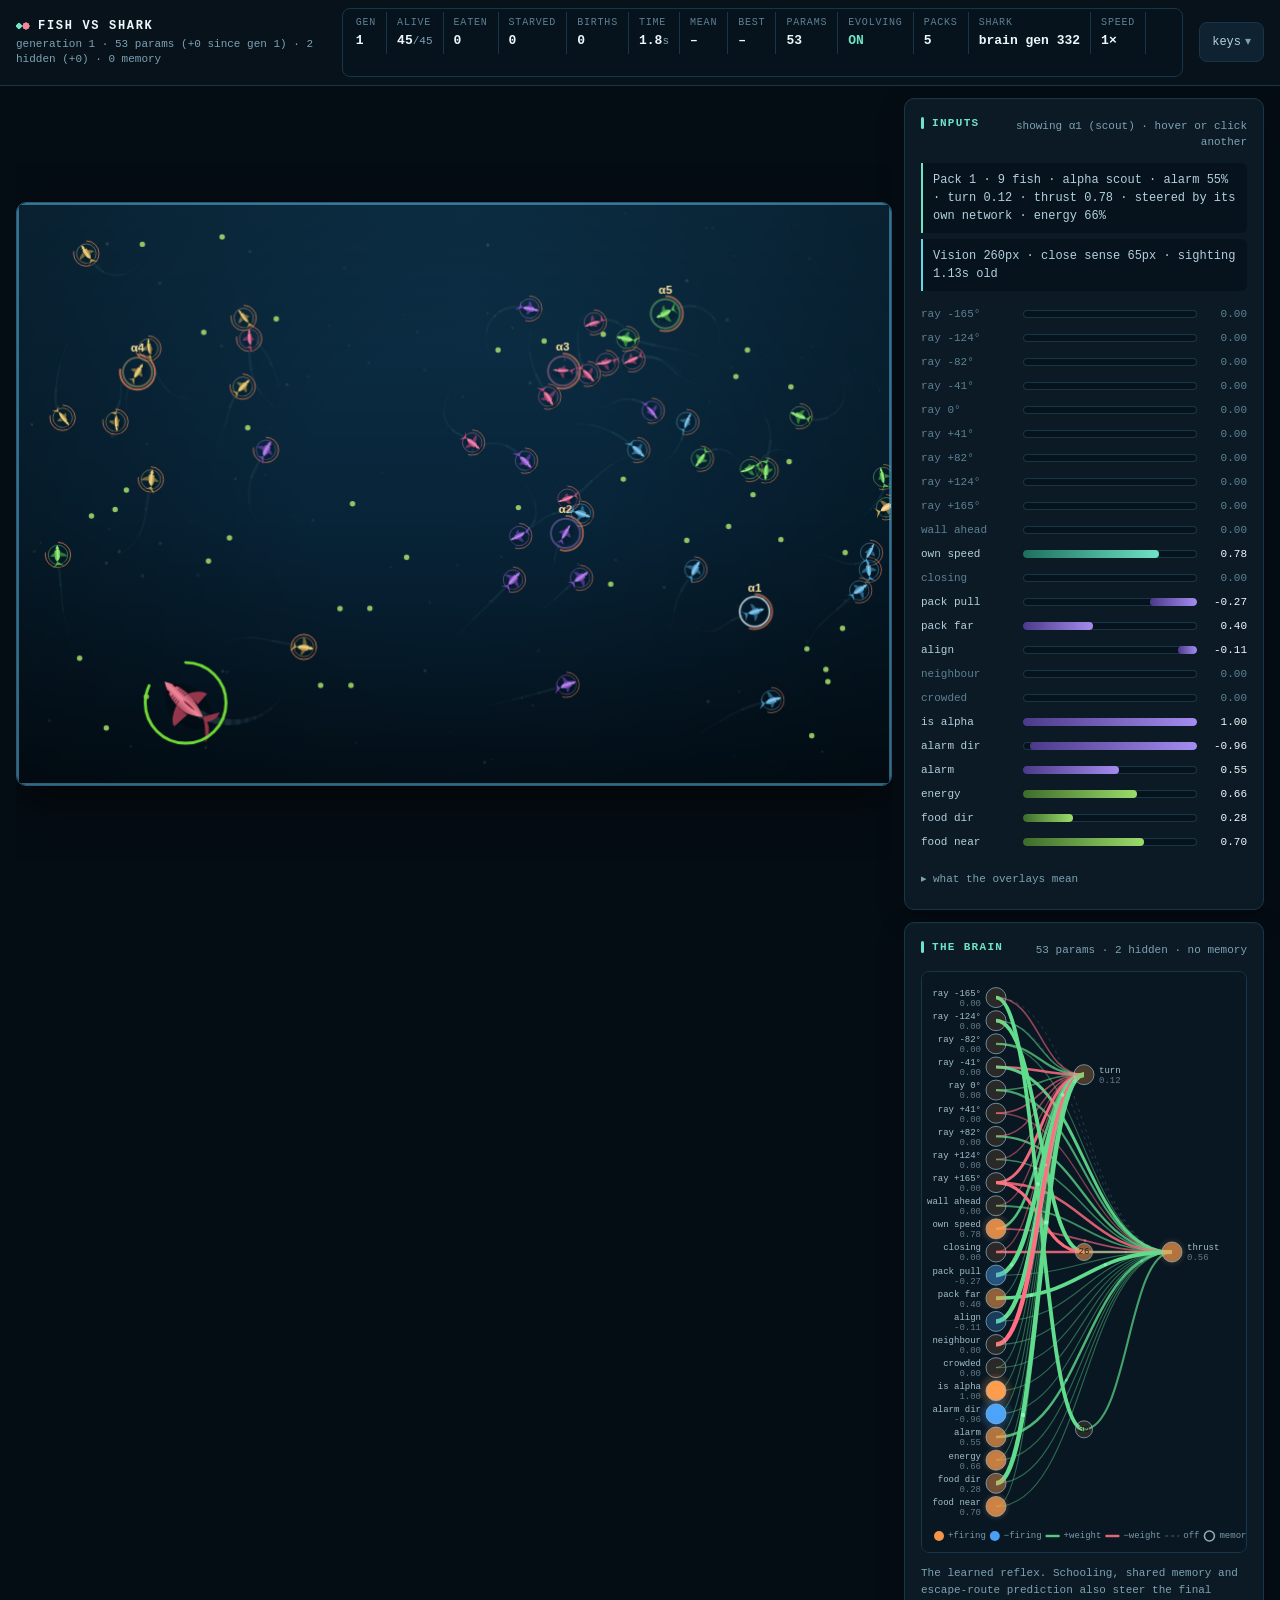
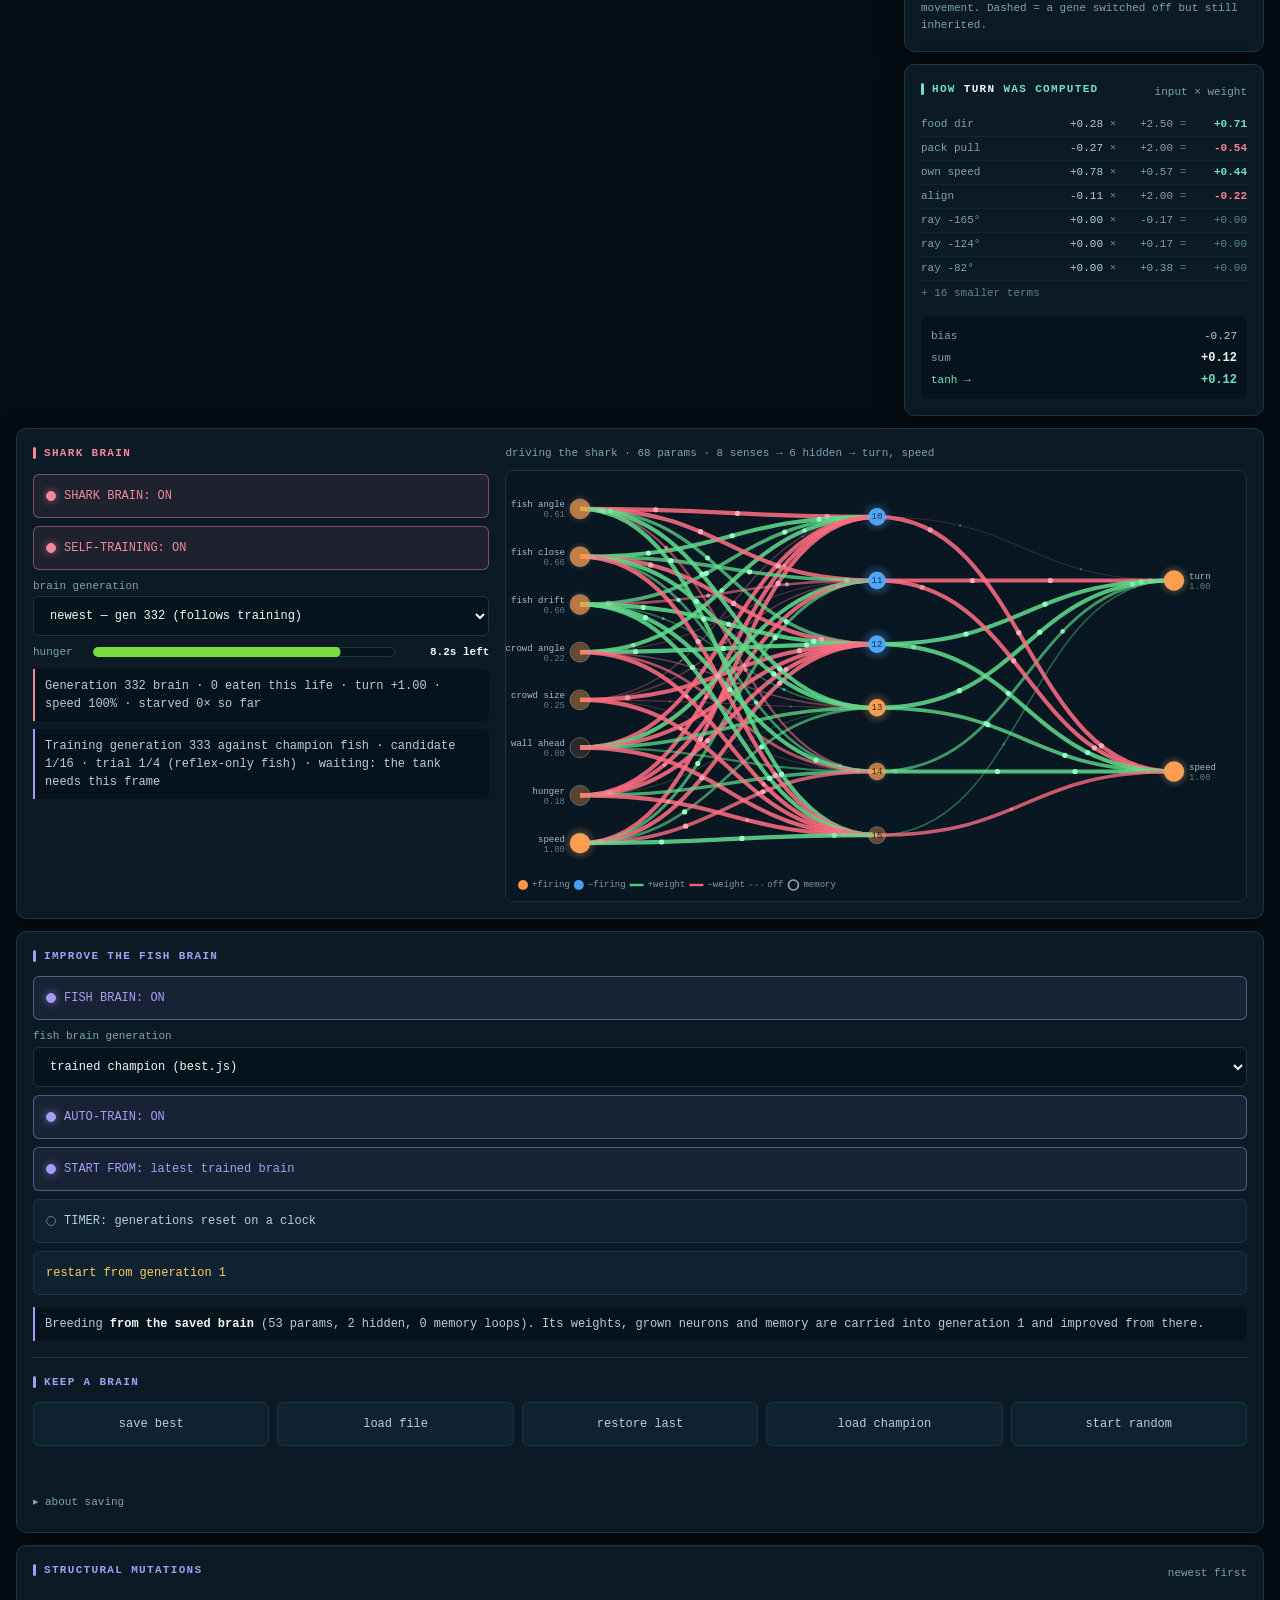
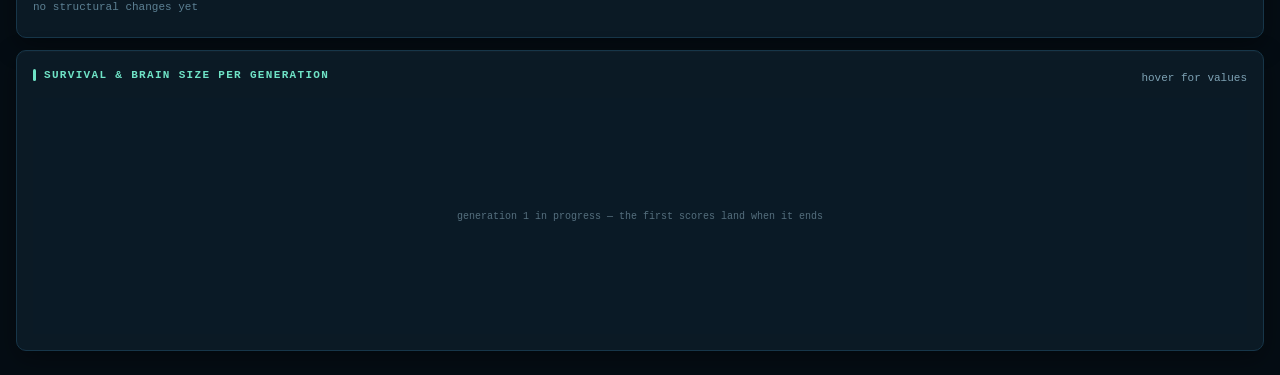
<file: index.html>
<!DOCTYPE html>
<html lang="en">
<head>
  <meta charset="utf-8">
  <meta name="viewport" content="width=device-width, initial-scale=1">
  <meta name="color-scheme" content="dark">
  <title>Fish vs Shark — neural networks from scratch</title>
  <link rel="stylesheet" href="css/style.css">
</head>
<body>

  <!-- ======================================================================
       TOP BAR - title, live status line and every headline number.
       ====================================================================== -->
  <header id="topbar">
    <div class="brand">
      <h1><span class="brand-mark" aria-hidden="true"></span>Fish vs shark</h1>
      <p id="training-note">Loading the saved champion...</p>
    </div>

    <div id="hud" role="status" aria-label="Simulation status">
      <span>gen <b id="gen">1</b></span>
      <span>alive <b><i id="alive">0</i><small>/<i id="total">0</i></small></b></span>
      <span>eaten <b id="eaten">0</b></span>
      <span>starved <b id="starved">0</b></span>
      <span>births <b id="births">0</b></span>
      <span class="minor">young <b id="young">0</b></span>
      <span>time <b><i id="time">0.0</i><small>s</small></b></span>
      <span>mean <b id="mean">&ndash;</b></span>
      <span>best <b id="best">&ndash;</b></span>
      <span>params <b id="params">0</b></span>
      <span class="minor">hidden <b id="hidden">0</b></span>
      <span class="minor">species <b id="species">1</b></span>
      <span>evolving <b id="evolving" class="off">OFF</b></span>
      <span class="minor">spread <b id="diversity">&ndash;</b></span>
      <span class="minor">shoal <b id="shoal">&ndash;</b></span>
      <span>packs <b id="packs">0</b></span>
      <span>shark <b id="shark-hud">brainless</b></span>
      <span>speed <b id="speed">1&times;</b></span>
      <span id="paused">paused</span>
    </div>

    <details id="keys">
      <summary>keys</summary>
      <div class="hint">
        <dl>
          <dt>click fish</dt><dd>pin it</dd>
          <dt>click neuron</dt><dd>show its working</dd>
          <dt>space</dt><dd>pause</dd>
          <dt>s</dt><dd>step one tick</dd>
          <dt>1 2 3 4</dt><dd>speed 1&times; 5&times; 20&times; 100&times;</dd>
          <dt>n</dt><dd>step the forward pass</dd>
          <dt>k</dt><dd>shark brain on / off</dd>
          <dt>t</dt><dd>teamwork: learned / written rules</dd>
          <dt>p</dt><dd>planner: evolved critic / hand formula</dd>
          <dt>h</dt><dd>hunger on / off</dd>
          <dt>e</dt><dd>evolution on / off</dd>
          <dt>g</dt><dd>breed now</dd>
          <dt>v</dt><dd>all rays</dd>
          <dt>l</dt><dd>lineage colours</dd>
          <dt>b</dt><dd>brain: <b id="mode">&mdash;</b></dd>
          <dt>r</dt><dd>restart</dd>
        </dl>
      </div>
    </details>
  </header>

  <!-- ======================================================================
       FIRST SCREEN - the tank, as large as the window allows, beside the
       fish inspector. The simulation is still 900x600 inside; only the
       picture is scaled (see fitAllCanvases in main.js).
       ====================================================================== -->
  <main id="stage">
    <section id="tankcol" aria-label="The tank">
      <div id="tankwrap"><canvas id="sea"></canvas></div>
    </section>

    <aside id="panel" aria-label="Fish inspector">

      <section class="card" aria-labelledby="h-inputs">
        <header class="card-head">
          <h2 id="h-inputs">Inputs</h2>
          <span id="focus-note" class="card-sub">move the mouse over the tank</span>
        </header>
        <!-- Each status line hides itself when it has nothing to say. -->
        <div id="fishstatus">
          <div id="social-note" class="note"></div>
          <div id="perception-note" class="note"></div>
          <div id="plan-note" class="note"></div>
        </div>
        <div id="senses"></div>
        <details class="legend-details">
          <summary>what the overlays mean</summary>
          <p class="legend">
            Gold &alpha; = pack scout &middot; matching rings = pack mates &middot;
            orange rings = threat warning. Shaded fan = scanning vision &middot;
            inner circle = close-range sensing. Solid red contact = a sighting
            &middot; dashed red = a remembered warning. Dotted gold line = the
            focused fish's planned dodge and exit.
          </p>
        </details>
      </section>

      <section class="card" aria-labelledby="h-brain">
        <header class="card-head">
          <h2 id="h-brain">The brain</h2>
          <span id="brainmeta" class="card-sub">&mdash;</span>
        </header>
        <div id="brainwrap" class="canvas-well"><canvas id="brain"></canvas></div>
        <p class="legend">
          The learned reflex. Schooling, shared memory and escape-route
          prediction also steer the final movement. Dashed = a gene switched off
          but still inherited.
        </p>
      </section>

      <section class="card" aria-labelledby="h-math">
        <header class="card-head">
          <h2 id="h-math">How <i id="m-title">turn</i> was computed</h2>
          <span class="card-sub">input &times; weight</span>
        </header>
        <div id="math"></div>
        <div class="mtotals">
          <div class="mrow"><span class="mlabel">bias</span><span class="mtot" id="m-bias">+0.00</span></div>
          <div class="mrow strong"><span class="mlabel">sum</span><span class="mtot" id="m-sum">+0.00</span></div>
          <div class="mrow strong out"><span class="mlabel">tanh &rarr;</span><span class="mtot" id="m-out">+0.00</span></div>
        </div>
      </section>

    </aside>
  </main>

  <!-- ======================================================================
       BELOW THE TANK - the shark's brain, the training controls, the chart.
       ====================================================================== -->
  <section id="lower">
    <section id="sharkpanel" class="card predator" aria-labelledby="h-shark">
      <div id="sharkcontrols">
        <header class="card-head">
          <h2 id="h-shark">Shark brain</h2>
        </header>
        <button id="btn-shark-brain" class="toggle">SHARK BRAIN: OFF</button>
        <button id="btn-shark-train" class="toggle on">SELF-TRAINING: ON</button>
        <label class="field-label" for="shark-gen">brain generation</label>
        <select id="shark-gen"></select>
        <div class="hunger" title="Survival instinct: 10s without a meal and the shark dies">
          <span>hunger</span>
          <div class="hunger-track"><div id="hunger-bar"></div></div>
          <b id="hunger-val">&ndash;</b>
        </div>
        <div id="shark-status" class="note"></div>
        <div id="shark-train-note" class="note"></div>
      </div>
      <div id="sharkbrainwrap">
        <p id="sharkmeta" class="card-sub">&mdash;</p>
        <div class="canvas-well"><canvas id="sharkbrain"></canvas></div>
      </div>
    </section>

    <aside id="controls" class="card training" aria-labelledby="h-train">
      <header class="card-head">
        <h2 id="h-train">Improve the fish brain</h2>
      </header>
      <div id="evolvebar">
        <button id="btn-fish-brain" class="toggle on">FISH BRAIN: ON</button>
        <label class="field-label" for="fish-gen">fish brain generation</label>
        <select id="fish-gen"></select>
        <button id="btn-evolve" class="toggle">auto-improve: OFF</button>
        <button id="btn-warm" class="toggle on">generation 1: champion</button>
        <button id="btn-life" class="toggle">TIMER: generations reset on a clock</button>
        <button id="btn-restart">restart from generation 1</button>
      </div>
      <div id="evolve-note" class="note"></div>

      <header class="card-head divided">
        <h2>Keep a brain</h2>
      </header>
      <div id="savebar">
        <button id="btn-save">save best</button>
        <button id="btn-load">load file</button>
        <button id="btn-restore">restore last</button>
        <button id="btn-champion">load champion</button>
        <button id="btn-random">start random</button>
        <input type="file" id="file-load" accept="application/json" hidden>
      </div>
      <div id="savenote" role="status"></div>
      <details class="legend-details">
        <summary>about saving</summary>
        <p class="legend">
          The champion of each generation is stored in this browser automatically,
          so a refresh does not throw the run away. <b>Save best</b> writes a JSON
          file: a list of numbers and a list of which node feeds which. That is
          the whole learned behaviour. Kin senses are built but ship <b>off</b>
          &mdash; measured, they cost fitness and produced no schooling. Flip
          <b>senses.neighbours</b> in js/config.js to explore them.
        </p>
      </details>
    </aside>

    <section id="mutcard" class="card training" aria-labelledby="h-mut">
      <header class="card-head">
        <h2 id="h-mut">Structural mutations</h2>
        <span class="card-sub">newest first</span>
      </header>
      <div id="mutlog"></div>
    </section>

    <section id="chartcard" class="card" aria-labelledby="h-chart">
      <header class="card-head">
        <h2 id="h-chart">Survival &amp; brain size per generation</h2>
        <span class="card-sub">hover for values</span>
      </header>
      <canvas id="chart"></canvas>
    </section>
  </section>

  <!--
       LOAD ORDER MATTERS. Plain scripts, not ES modules, because browsers
       block import/export on file:// URLs. Each file defines a global and may
       only use globals defined ABOVE it. genome.js comes after brain.js
       because it borrows blendHue() from it.
  -->
  <script src="js/config.js"></script>
  <script src="js/rng.js"></script>
  <script src="js/vec.js"></script>
  <script src="js/senses.js"></script>
  <script src="js/brain.js"></script>
  <script src="js/genome.js"></script>
  <script src="js/evolution.js"></script>
  <script src="js/fish.js"></script>
  <script src="js/schooling.js"></script>
  <script src="js/sharkbrain.js"></script>
  <script src="js/shark.js"></script>
  <script src="js/world.js"></script>
  <script src="js/sharktrainer.js"></script>
  <script src="js/render.js"></script>
  <script src="js/persist.js"></script>
  <script src="js/brainview.js"></script>
  <script src="js/chart.js"></script>
  <!-- Written by train.js. A file:// page cannot fetch() a local JSON file
       (CORS forbids it), but it can load a script - so the trainer writes the
       champion as an assignment to window.CHAMPION. Missing file = no global,
       and the page simply starts from random brains. -->
  <script src="champions/best.js"></script>
  <!-- Written by train-shark.js: one shark brain per trained generation. -->
  <script src="champions/shark-best.js"></script>
  <!-- Written by train.js: one fish champion per trained generation. -->
  <script src="champions/fish-history.js"></script>
  <script src="js/main.js"></script>

</body>
</html>
</file>
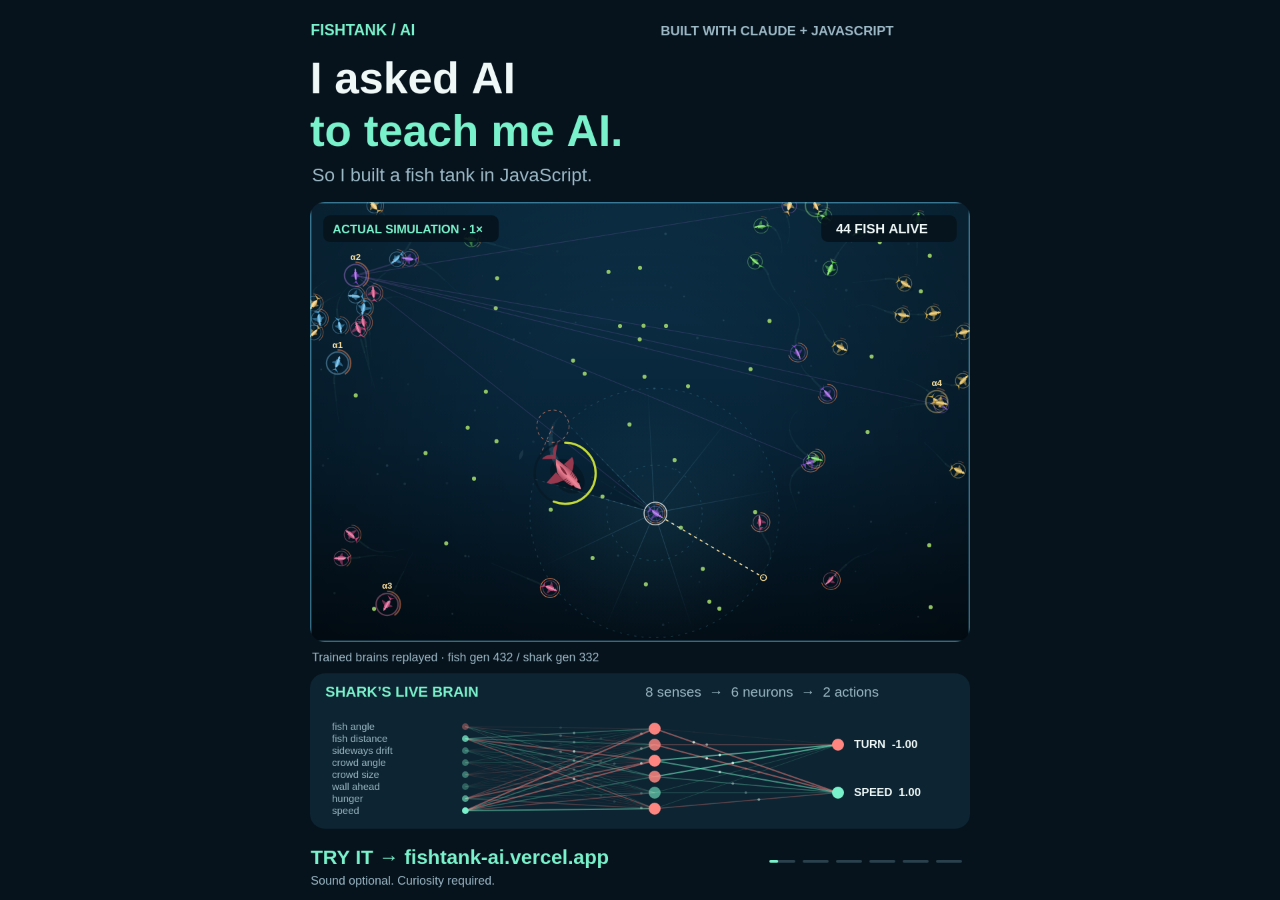
<file: assets/linkedin/reel.html>
<!doctype html>
<meta charset="utf-8">
<title>fishtank-ai · LinkedIn reel</title>
<style>body{margin:0;background:#06131d;display:grid;place-items:center}canvas{height:100vh;max-width:100%;object-fit:contain}</style>
<canvas id="reel" width="1080" height="1350"></canvas>
<script>window.addEventListener('error',e=>fetch('/error',{method:'POST',body:e.message+' at '+e.filename+':'+e.lineno}));</script>
<script src="../../js/config.js"></script><script src="../../js/rng.js"></script>
<script src="../../js/vec.js"></script><script src="../../js/senses.js"></script>
<script src="../../js/brain.js"></script><script src="../../js/genome.js"></script>
<script src="../../js/evolution.js"></script><script src="../../js/fish.js"></script>
<script src="../../js/schooling.js"></script><script src="../../js/sharkbrain.js"></script>
<script src="../../js/shark.js"></script><script src="../../js/world.js"></script>
<script src="../../js/persist.js"></script><script src="../../js/render.js"></script>
<script src="../../champions/best.js"></script><script src="../../champions/shark-best.js"></script>
<script src="reel.js"></script>
</file>
<file: css/style.css>
/* =============================================================================
   style.css - one design system for the whole page.
   =============================================================================
   Rewritten from scratch after the layered stylesheet (each stage added its
   own overrides on top of the last) turned the inspector into a stack of
   boxes-inside-boxes: a heading in one card, its body in another, the brain
   canvas framed twice.

   Direction, from the ui-ux-pro-max data: "Data-Dense Dashboard" with a
   "Real-Time Monitoring" layer, dark mode. What that means here:
     - ONE card component: a header (title + muted note) and a body. Nothing
       else draws a border.
     - Tokens for every colour, space and radius. No raw hex below :root.
     - A 4px spacing scale (4 8 12 16 24), a small type scale (11 12 13 15),
       tabular figures for anything that updates live.
     - Text contrast >= 4.5:1 on its surface - muted text is a colour, never
       an opacity (opacity quietly drops contrast below the line).
     - Hit targets >= 44px, visible keyboard focus, reduced motion honoured.
     - Colour always backed by text or position: prey = teal, predator = rose,
       training = violet, warning = amber, and every one also has a label.

   The tank is the subject. The first screen is the tank at the largest 3:2
   size that fits, beside the inspector; the rest is instrumentation below.
   ============================================================================= */

/* ---- tokens --------------------------------------------------------------- */
:root {
  color-scheme: dark;

  --bg:            #050d14;
  --surface:       #0b1a25;   /* cards */
  --surface-2:     #0f2231;   /* controls, raised */
  --inset:         #07131c;   /* wells, tracks, notes */
  --border:        #173649;
  --border-strong: #26597a;

  --text:          #b3d0de;   /* 10.6:1 on surface */
  --text-muted:    #7ea2b4;   /*  6.1:1 on surface */
  --text-faint:    #5d8194;   /*  4.5:1 on surface - labels only */
  --text-strong:   #eef8fc;

  --prey:          #6fe3c6;
  --prey-deep:     #1d6f5e;
  --predator:      #f2879a;
  --predator-deep: #7a2740;
  --training:      #a79cf2;
  --info:          #62d6ec;
  --warn:          #ffc861;
  --danger:        #ff8095;
  --pos:           #ff9d4d;   /* neuron firing positive (matches the canvas) */
  --neg:           #4da6ff;   /* neuron firing negative */

  --s1: 4px;  --s2: 8px;  --s3: 12px;  --s4: 16px;  --s5: 24px;
  --r-sm: 6px;  --r-md: 8px;  --r-lg: 10px;

  --fs-xs: 11px;  --fs-sm: 12px;  --fs-md: 13px;  --fs-lg: 15px;
  --font: ui-monospace, "Cascadia Mono", Consolas, "SFMono-Regular", Menlo, monospace;

  --panel-w:  clamp(360px, 25vw, 480px);   /* inspector; the tank takes the rest */
  --header-h: 60px;                        /* measured and overwritten by main.js */
  --gutter:   var(--s4);
  --z-header: 20;
  --z-popover: 40;

  --shadow-card: 0 1px 0 rgba(255, 255, 255, 0.02) inset, 0 8px 24px rgba(0, 0, 0, 0.35);
}

/* ---- base ----------------------------------------------------------------- */
*, *::before, *::after { box-sizing: border-box; }

html {
  scroll-behavior: smooth;
  scroll-padding-top: calc(var(--header-h) + var(--s2));
}

body {
  margin: 0;
  min-height: 100dvh;
  overflow-x: hidden;
  background:
    radial-gradient(1200px 600px at 30% -10%, rgba(38, 89, 122, 0.18), transparent 70%),
    var(--bg);
  color: var(--text);
  font: var(--fs-md)/1.5 var(--font);
  -webkit-font-smoothing: antialiased;
}

h1, h2, p { margin: 0; }
b { color: var(--text-strong); font-weight: 600; }
i { font-style: normal; }
canvas { display: block; }
::selection { background: rgba(111, 227, 198, 0.3); }

:focus-visible {
  outline: 2px solid var(--prey);
  outline-offset: 2px;
  border-radius: var(--r-sm);
}

* { scrollbar-width: thin; scrollbar-color: var(--border-strong) transparent; }

/* ---- top bar -------------------------------------------------------------- */
#topbar {
  position: sticky;
  top: 0;
  z-index: var(--z-header);
  display: flex;
  align-items: center;
  gap: var(--s4);
  padding: var(--s2) var(--gutter);
  background: #07121b;          /* solid: a blur over a live canvas costs frames */
  border-bottom: 1px solid var(--border);
}

.brand { flex: 0 1 320px; min-width: 200px; }

.brand h1 {
  display: flex;
  align-items: center;
  gap: var(--s2);
  font-size: var(--fs-sm);
  font-weight: 700;
  letter-spacing: 0.14em;
  text-transform: uppercase;
  color: var(--text-strong);
}

/* Two dots: prey and predator, the whole project in one mark. */
.brand-mark {
  width: 14px;
  height: 8px;
  flex: none;
  background:
    radial-gradient(circle at 3px 4px, var(--prey) 2.6px, transparent 3px),
    radial-gradient(circle at 10px 4px, var(--predator) 3.4px, transparent 3.8px);
}

#training-note {
  margin-top: 2px;
  font-size: var(--fs-xs);
  line-height: 1.4;
  color: var(--text-muted);
  display: -webkit-box;
  -webkit-line-clamp: 2;
  -webkit-box-orient: vertical;
  overflow: hidden;
}

/* The stats strip: labelled numbers, one row, wrapping rather than scrolling. */
#hud {
  flex: 1 1 auto;
  display: flex;
  flex-wrap: wrap;
  align-items: stretch;
  min-width: 0;
  padding: 3px;
  background: var(--inset);
  border: 1px solid var(--border);
  border-radius: var(--r-md);
}

#hud > span {
  display: flex;
  flex-direction: column;
  justify-content: center;
  gap: 1px;
  padding: 3px 10px;
  font-size: 10px;
  letter-spacing: 0.08em;
  text-transform: uppercase;
  color: var(--text-faint);
  white-space: nowrap;
  border-right: 1px solid var(--border);
}
#hud > span:last-of-type { border-right: none; }

#hud b {
  font-size: var(--fs-md);
  letter-spacing: 0;
  text-transform: none;
  font-variant-numeric: tabular-nums;   /* numbers must not jiggle as they change */
}
#hud small { font-size: var(--fs-xs); color: var(--text-muted); font-weight: 400; }
#hud b.on  { color: var(--prey); }
#hud b.off { color: var(--danger); }

#paused {
  align-self: center;
  margin-left: var(--s1);
  padding: 2px var(--s2) !important;
  color: var(--bg) !important;
  background: var(--warn);
  border-radius: 4px;
  font-weight: 700;
  border-right: none !important;
}

/* The alive count flashes on every change: red for a loss, green for a birth. */
@keyframes count-down { from { color: var(--danger); text-shadow: 0 0 10px rgba(255, 128, 149, 0.8); } }
@keyframes count-up   { from { color: #6fe39a;       text-shadow: 0 0 10px rgba(111, 227, 154, 0.8); } }
#alive.count-down { animation: count-down 900ms ease-out; }
#alive.count-up   { animation: count-up 900ms ease-out; }

/* Keyboard shortcuts: a disclosure that opens as a popover, never pushing
   the tank down. */
#keys { position: relative; flex: none; }

#keys > summary {
  list-style: none;
  display: flex;
  align-items: center;
  gap: var(--s1);
  min-height: 40px;
  padding: 0 var(--s3);
  cursor: pointer;
  font-size: var(--fs-sm);
  color: var(--text);
  background: var(--surface-2);
  border: 1px solid var(--border);
  border-radius: var(--r-md);
  transition: border-color 150ms, color 150ms;
}
#keys > summary::-webkit-details-marker { display: none; }
#keys > summary::after { content: '\25BE'; color: var(--text-muted); }
#keys > summary:hover,
#keys[open] > summary { color: var(--prey); border-color: var(--border-strong); }

#keys .hint {
  position: absolute;
  right: 0;
  top: calc(100% + var(--s2));
  z-index: var(--z-popover);
  width: 340px;
  padding: var(--s3) var(--s4);
  background: var(--surface-2);
  border: 1px solid var(--border-strong);
  border-radius: var(--r-md);
  box-shadow: 0 16px 40px rgba(0, 0, 0, 0.6);
}

#keys dl {
  display: grid;
  grid-template-columns: auto 1fr;
  gap: 6px var(--s3);
  margin: 0;
  font-size: var(--fs-sm);
}
#keys dt {
  justify-self: start;
  padding: 0 6px;
  color: var(--text-strong);
  background: var(--inset);
  border: 1px solid var(--border);
  border-radius: 4px;
  white-space: nowrap;
}
#keys dd { margin: 0; color: var(--text-muted); }

/* ---- first screen: tank + inspector --------------------------------------- */
/* ONE scroll for the whole page. An earlier version gave the inspector its own
   scrollbar beside the page's - two scroll regions side by side, which
   ui-ux-pro-max lists as an anti-pattern (scroll-behavior: avoid nested scroll
   regions). Now the inspector is as tall as its content and the page scrolls;
   the tank is sticky, so it stays in view the whole time you read the
   inspector, and lets go when the lower section arrives. */
#stage {
  display: grid;
  grid-template-columns: minmax(0, 1fr) var(--panel-w);
  align-items: start;
  gap: var(--s3);
  padding: var(--s3) var(--gutter);
}

#tankcol {
  position: sticky;
  top: calc(var(--header-h) + var(--s3));
  display: flex;
  min-width: 0;
  height: calc(100dvh - var(--header-h) - 2 * var(--s3));
  min-height: 420px;
}

/* Its size comes from the grid, never from the canvas inside it, so the canvas
   can be fitted to it without a resize feedback loop. */
#tankwrap {
  flex: 1;
  min-width: 0;
  min-height: 0;
  display: flex;
  align-items: center;
  justify-content: center;
  overflow: hidden;
}

#sea {
  border: 1px solid var(--border-strong);
  border-radius: var(--r-lg);
  box-shadow: 0 0 0 1px rgba(0, 0, 0, 0.4), 0 18px 48px rgba(0, 0, 0, 0.55);
  cursor: crosshair;
}

#panel {
  display: flex;
  flex-direction: column;
  gap: var(--s3);
  min-width: 0;
}

/* ---- the card component --------------------------------------------------- */
.card {
  display: flex;
  flex-direction: column;
  gap: var(--s3);
  padding: var(--s4);
  background: var(--surface);
  border: 1px solid var(--border);
  border-radius: var(--r-lg);
  box-shadow: var(--shadow-card);
}

.card-head {
  display: flex;
  align-items: baseline;
  justify-content: space-between;
  gap: var(--s3);
  min-width: 0;
}

.card-head h2 {
  display: flex;
  align-items: center;
  gap: var(--s2);
  font-size: var(--fs-xs);
  font-weight: 700;
  letter-spacing: 0.12em;
  text-transform: uppercase;
  color: var(--prey);
  white-space: nowrap;
}
/* A small accent tick before every section title. */
.card-head h2::before {
  content: '';
  width: 3px;
  height: 12px;
  border-radius: 2px;
  background: currentColor;
}

.card-head.divided {
  margin-top: var(--s1);
  padding-top: var(--s4);
  border-top: 1px solid var(--border);
}

.card-sub {
  font-size: var(--fs-xs);
  color: var(--text-muted);
  text-align: right;
  overflow-wrap: anywhere;
}

#m-title { color: var(--text-strong); }

.card.predator .card-head h2 { color: var(--predator); }
.card.training .card-head h2 { color: var(--training); }

/* ---- status notes --------------------------------------------------------- */
#fishstatus { display: flex; flex-direction: column; gap: 6px; }
#fishstatus:not(:has(.note:not(:empty))) { display: none; }

.note {
  padding: var(--s2) 10px;
  font-size: var(--fs-sm);
  line-height: 1.5;
  color: var(--text);
  background: var(--inset);
  border-left: 2px solid var(--border-strong);
  border-radius: 0 var(--r-sm) var(--r-sm) 0;
}
.note:empty, .legend:empty { display: none; }

#social-note      { border-left-color: var(--prey); }
#perception-note  { border-left-color: var(--info); }
#plan-note        { border-left-color: var(--warn); }
#shark-status     { border-left-color: var(--predator); }
#shark-train-note,
#evolve-note      { border-left-color: var(--training); }

.legend { font-size: var(--fs-xs); line-height: 1.6; color: var(--text-muted); }

.legend-details { font-size: var(--fs-xs); }
.legend-details > summary {
  list-style: none;
  display: inline-flex;
  align-items: center;
  gap: 6px;
  min-height: 28px;
  cursor: pointer;
  color: var(--text-muted);
  transition: color 150ms;
}
.legend-details > summary::-webkit-details-marker { display: none; }
.legend-details > summary::before {
  content: '\25B8';
  transition: transform 150ms;
}
.legend-details[open] > summary::before { transform: rotate(90deg); }
.legend-details > summary:hover { color: var(--prey); }
.legend-details > .legend { margin-top: var(--s1); }

/* ---- sense rows ------------------------------------------------------------ */
#senses { display: flex; flex-direction: column; gap: 2px; }

.sense {
  display: grid;
  grid-template-columns: 92px minmax(0, 1fr) 40px;
  align-items: center;
  gap: 10px;
  min-height: 22px;
}

.sense-name { font-size: var(--fs-xs); color: var(--text); white-space: nowrap; }

.sense-track {
  position: relative;
  height: 8px;
  background: var(--inset);
  border-radius: 999px;
  box-shadow: inset 0 0 0 1px var(--border);
  overflow: hidden;
}

/* Width is set from the live sense value every frame. */
.sense-bar { height: 100%; width: 0; border-radius: 999px; }
.is-ray   { background: linear-gradient(90deg, var(--predator-deep), var(--danger)); }
.is-wall  { background: linear-gradient(90deg, #7a5a20, var(--warn)); }
.is-speed { background: linear-gradient(90deg, var(--prey-deep), var(--prey)); }
.is-team  { background: linear-gradient(90deg, #4b3a8a, #a48cf0); }
.is-food  { background: linear-gradient(90deg, #3d6b2a, #9bdc6a); }
/* A negative direction sense grows from the right-hand end. */
.sense-bar.neg { position: absolute; right: 0; top: 0; }

.sense-val {
  font-size: var(--fs-xs);
  text-align: right;
  font-variant-numeric: tabular-nums;
  color: var(--text-strong);
}

/* A sense at zero recedes by colour, not opacity, so it stays legible. */
.sense.quiet .sense-name,
.sense.quiet .sense-val { color: var(--text-faint); }

/* ---- canvases inside cards ------------------------------------------------- */
.canvas-well {
  line-height: 0;
  overflow: hidden;
  background: #081722;          /* the brain view paints this same colour */
  border: 1px solid var(--border);
  border-radius: var(--r-md);
}
#brain { cursor: pointer; }
#brainwrap.idle canvas,
#sharkbrainwrap.idle canvas { opacity: 0.4; }

/* ---- the arithmetic -------------------------------------------------------- */
#math { display: flex; flex-direction: column; }

.mrow {
  display: grid;
  grid-template-columns: minmax(0, 1fr) 46px 12px 50px 12px 54px;
  align-items: center;
  gap: 4px;
  min-height: 24px;
  font-size: var(--fs-xs);
  font-variant-numeric: tabular-nums;
  border-bottom: 1px solid rgba(23, 54, 73, 0.5);
}
#math .mrow:last-child { border-bottom: none; }

.mlabel { color: var(--text-muted); overflow: hidden; text-overflow: ellipsis; white-space: nowrap; }
.mx     { text-align: right; color: var(--text); }
.msym   { text-align: center; color: var(--text-faint); }
.mw     { text-align: right; color: var(--text-muted); }
.mp     { text-align: right; font-weight: 700; }
.mp.zero { color: var(--text-faint); font-weight: 400; }
.mp.pos  { color: var(--prey); }
.mp.neg  { color: var(--danger); }

.mnote { padding: var(--s1) 0; font-size: var(--fs-xs); color: var(--text-faint); }

.mtotals {
  padding: var(--s2) 10px;
  background: var(--inset);
  border-radius: var(--r-sm);
}
.mtotals .mrow { grid-template-columns: 1fr auto; border-bottom: none; min-height: 22px; }
.mtot { text-align: right; color: var(--text); font-variant-numeric: tabular-nums; }
.mrow.strong .mtot { font-weight: 700; color: var(--text-strong); font-size: var(--fs-sm); }
.mrow.out .mlabel, .mrow.out .mtot { color: var(--prey); }

/* ---- mutation log ---------------------------------------------------------- */
/* No inner scroll here either: main.js already shows only the newest 14. */
#mutlog {
  font-size: var(--fs-xs);
  line-height: 1.7;
}
.logrow { display: flex; gap: var(--s2); }
.loggen { flex: none; width: 34px; color: var(--text-faint); font-variant-numeric: tabular-nums; }
.logtext.add { color: var(--prey); }
.logtext.off { color: var(--danger); }

/* ---- controls -------------------------------------------------------------- */
button,
select {
  font: inherit;
  font-size: var(--fs-sm);
  color: var(--text);
  background: var(--surface-2);
  border: 1px solid var(--border);
  border-radius: var(--r-sm);
}

button {
  display: flex;
  align-items: center;
  gap: var(--s2);
  min-height: 44px;              /* touch target */
  padding: 0 var(--s3);
  text-align: left;
  cursor: pointer;
  transition: background 150ms, border-color 150ms, color 150ms;
}
button:hover { background: #14304a; border-color: var(--border-strong); color: var(--text-strong); }
button:active { transform: translateY(1px); }

/* A toggle says its state with a marker AND colour, never colour alone. */
button.toggle::before {
  content: '';
  width: 10px;
  height: 10px;
  flex: none;
  border-radius: 50%;
  border: 1.5px solid var(--text-faint);
}
button.toggle.on { color: var(--prey); border-color: rgba(111, 227, 198, 0.45); background: rgba(111, 227, 198, 0.07); }
button.toggle.on::before { background: var(--prey); border-color: var(--prey); box-shadow: 0 0 8px rgba(111, 227, 198, 0.6); }

.card.predator button.toggle.on { color: var(--predator); border-color: rgba(242, 135, 154, 0.45); background: rgba(242, 135, 154, 0.08); }
.card.predator button.toggle.on::before { background: var(--predator); border-color: var(--predator); box-shadow: 0 0 8px rgba(242, 135, 154, 0.6); }

.card.training button.toggle.on { color: var(--training); border-color: rgba(167, 156, 242, 0.45); background: rgba(167, 156, 242, 0.08); }
.card.training button.toggle.on::before { background: var(--training); border-color: var(--training); box-shadow: 0 0 8px rgba(167, 156, 242, 0.6); }

#btn-restart { color: var(--warn); }

select {
  width: 100%;
  min-height: 40px;
  padding: 0 var(--s3);
  color: var(--text-strong);
  background: var(--inset);
  cursor: pointer;
}
select:disabled, button:disabled { opacity: 0.5; cursor: not-allowed; }

.field-label { font-size: var(--fs-xs); color: var(--text-muted); margin-bottom: -6px; }

#evolvebar { display: flex; flex-direction: column; gap: var(--s2); }

#savebar {
  display: grid;
  grid-template-columns: repeat(auto-fit, minmax(104px, 1fr));   /* one even row when it fits */
  gap: var(--s2);
}
#savebar button { justify-content: center; text-align: center; }

#savenote { min-height: 18px; font-size: var(--fs-xs); color: var(--prey); }

/* ---- hunger meter ---------------------------------------------------------- */
.hunger {
  display: grid;
  grid-template-columns: 52px minmax(0, 1fr) auto;
  align-items: center;
  gap: var(--s2);
  font-size: var(--fs-xs);
  color: var(--text-muted);
}
.hunger b { min-width: 86px; text-align: right; font-variant-numeric: tabular-nums; }
.hunger-track {
  height: 10px;
  background: var(--inset);
  border-radius: 999px;
  overflow: hidden;
  box-shadow: inset 0 0 0 1px var(--border);
}
#hunger-bar {
  height: 100%;
  width: 100%;
  border-radius: 999px;
  transform-origin: left center;
  transform: scaleX(0);
  transition: transform 90ms linear;
}

/* ---- below the fold: 12-column grid ---------------------------------------- */
#lower {
  display: grid;
  grid-template-columns: repeat(12, minmax(0, 1fr));
  gap: var(--s3);
  padding: 0 var(--gutter) var(--s5);
}

#sharkpanel {
  grid-column: span 8;
  display: grid;
  grid-template-columns: minmax(260px, 0.8fr) minmax(0, 1.3fr);
  align-items: start;
  gap: var(--s4);
}
#sharkcontrols { display: flex; flex-direction: column; gap: var(--s2); min-width: 0; }
#sharkcontrols .card-head { margin-bottom: var(--s1); }
#sharkbrainwrap { display: flex; flex-direction: column; gap: var(--s2); min-width: 0; }
#sharkmeta { text-align: left; }

#controls { grid-column: span 4; }
/* Chart first in reading order, mutation log beside it. */
#lower { grid-auto-flow: row dense; }
#chartcard { grid-column: 1 / span 8; }
#mutcard   { grid-column: 9 / span 4; }

/* ---- responsive ------------------------------------------------------------- */
/* Secondary numbers fold away on medium screens so the header stays one row and
   the tank keeps its height (ui-ux-pro-max: content-priority). */
@media (max-width: 1600px) {
  #hud > span.minor { display: none; }
}

@media (max-width: 1280px) {
  #sharkpanel, #controls, #chartcard, #mutcard { grid-column: 1 / -1; }
}

@media (max-width: 1000px) {
  /* Wrapped, the bar is too tall to pin: let it scroll away. */
  #topbar { flex-wrap: wrap; position: static; }
  .brand { flex: 1 1 100%; }
  #stage { grid-template-columns: 1fr; }
  #tankcol { position: static; height: auto; min-height: 0; }
  #tankwrap { height: min(66vw, calc(100dvh - 24px)); }
}

@media (max-width: 680px) {
  :root { --gutter: var(--s2); }
  #sharkpanel { grid-template-columns: 1fr; }
  #keys .hint { width: min(340px, 90vw); }
}

/* ---- reduced motion ----------------------------------------------------------
   The canvases check the same query in main.js and hold still; this stills the
   interface chrome. */
@media (prefers-reduced-motion: reduce) {
  html { scroll-behavior: auto; }
  *, *::before, *::after {
    animation-duration: 0.001ms !important;
    animation-iteration-count: 1 !important;
    transition-duration: 0.001ms !important;
  }
}
</file>
